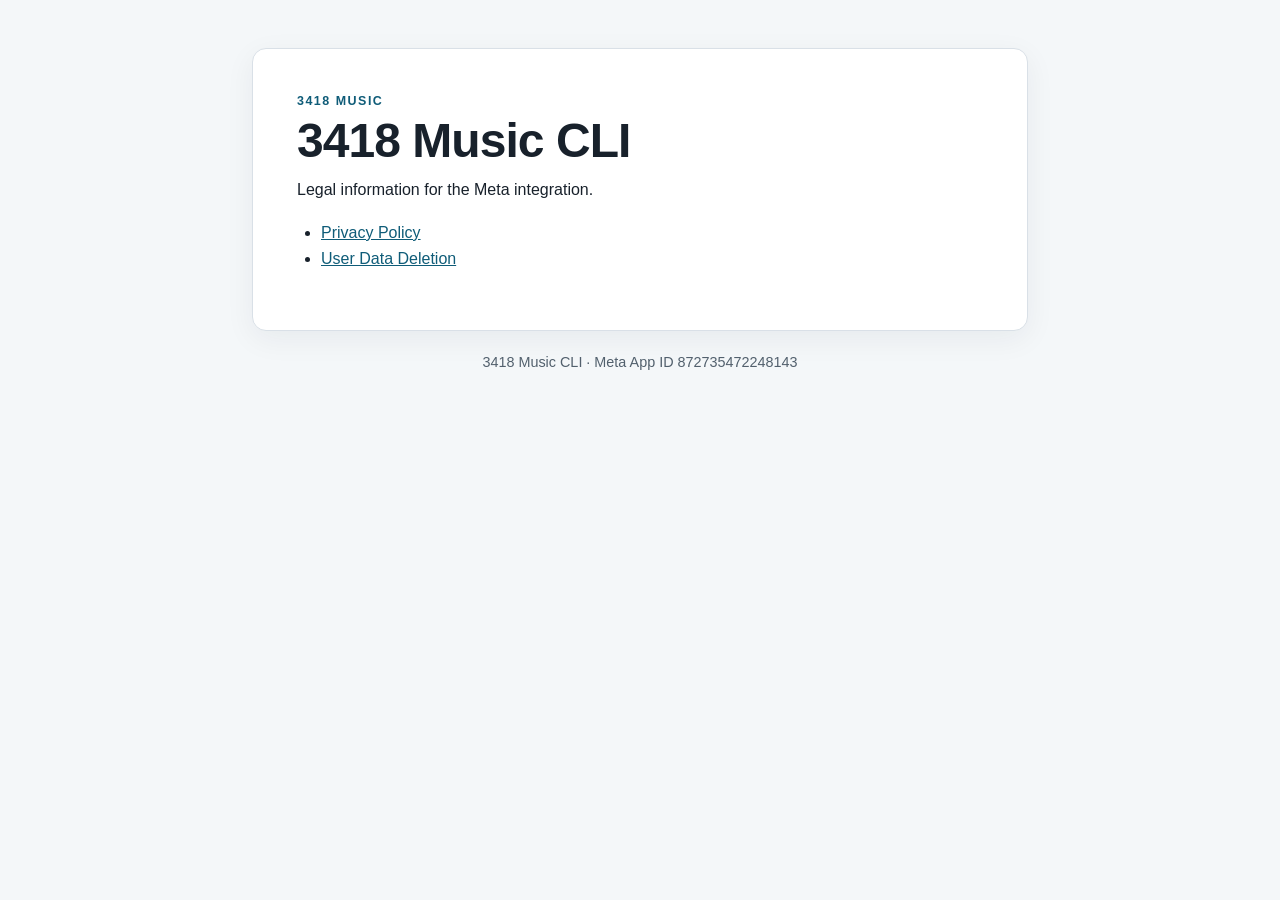
<file: index.html>
<!doctype html>
<html lang="en">
<head>
  <meta charset="utf-8">
  <meta name="viewport" content="width=device-width, initial-scale=1">
  <title>3418 Music CLI</title>
  <link rel="stylesheet" href="styles.css">
</head>
<body><div class="shell"><main>
  <div class="eyebrow">3418 Music</div>
  <h1>3418 Music CLI</h1>
  <p>Legal information for the Meta integration.</p>
  <ul><li><a href="privacy/">Privacy Policy</a></li><li><a href="data-deletion/">User Data Deletion</a></li></ul>
</main><footer>3418 Music CLI · Meta App ID 872735472248143</footer></div></body>
</html>
</file>
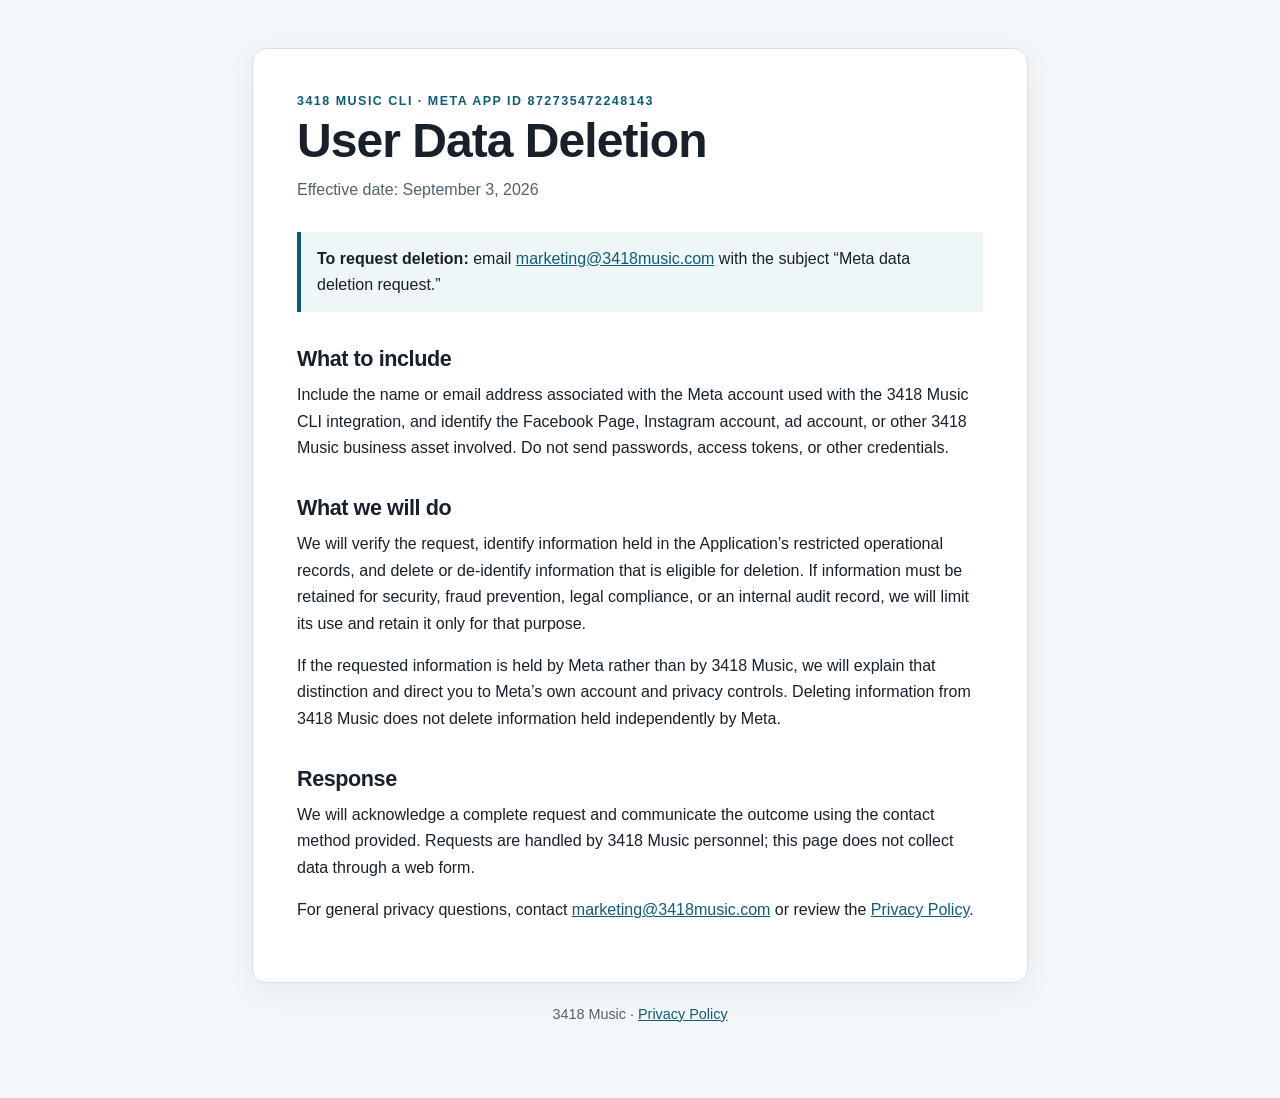
<file: data-deletion/index.html>
<!doctype html>
<html lang="en">
<head>
  <meta charset="utf-8">
  <meta name="viewport" content="width=device-width, initial-scale=1">
  <meta name="robots" content="index,follow">
  <title>User Data Deletion · 3418 Music CLI</title>
  <link rel="stylesheet" href="../styles.css">
</head>
<body><div class="shell"><main>
  <div class="eyebrow">3418 Music CLI · Meta App ID 872735472248143</div>
  <h1>User Data Deletion</h1>
  <p class="updated">Effective date: September 3, 2026</p>

  <div class="notice"><strong>To request deletion:</strong> email <a href="mailto:marketing@3418music.com?subject=Meta%20data%20deletion%20request">marketing@3418music.com</a> with the subject “Meta data deletion request.”</div>

  <h2>What to include</h2>
  <p>Include the name or email address associated with the Meta account used with the 3418 Music CLI integration, and identify the Facebook Page, Instagram account, ad account, or other 3418 Music business asset involved. Do not send passwords, access tokens, or other credentials.</p>

  <h2>What we will do</h2>
  <p>We will verify the request, identify information held in the Application’s restricted operational records, and delete or de-identify information that is eligible for deletion. If information must be retained for security, fraud prevention, legal compliance, or an internal audit record, we will limit its use and retain it only for that purpose.</p>
  <p>If the requested information is held by Meta rather than by 3418 Music, we will explain that distinction and direct you to Meta’s own account and privacy controls. Deleting information from 3418 Music does not delete information held independently by Meta.</p>

  <h2>Response</h2>
  <p>We will acknowledge a complete request and communicate the outcome using the contact method provided. Requests are handled by 3418 Music personnel; this page does not collect data through a web form.</p>

  <p>For general privacy questions, contact <a href="mailto:marketing@3418music.com">marketing@3418music.com</a> or review the <a href="../privacy/">Privacy Policy</a>.</p>
</main><footer>3418 Music · <a href="../privacy/">Privacy Policy</a></footer></div></body>
</html>
</file>
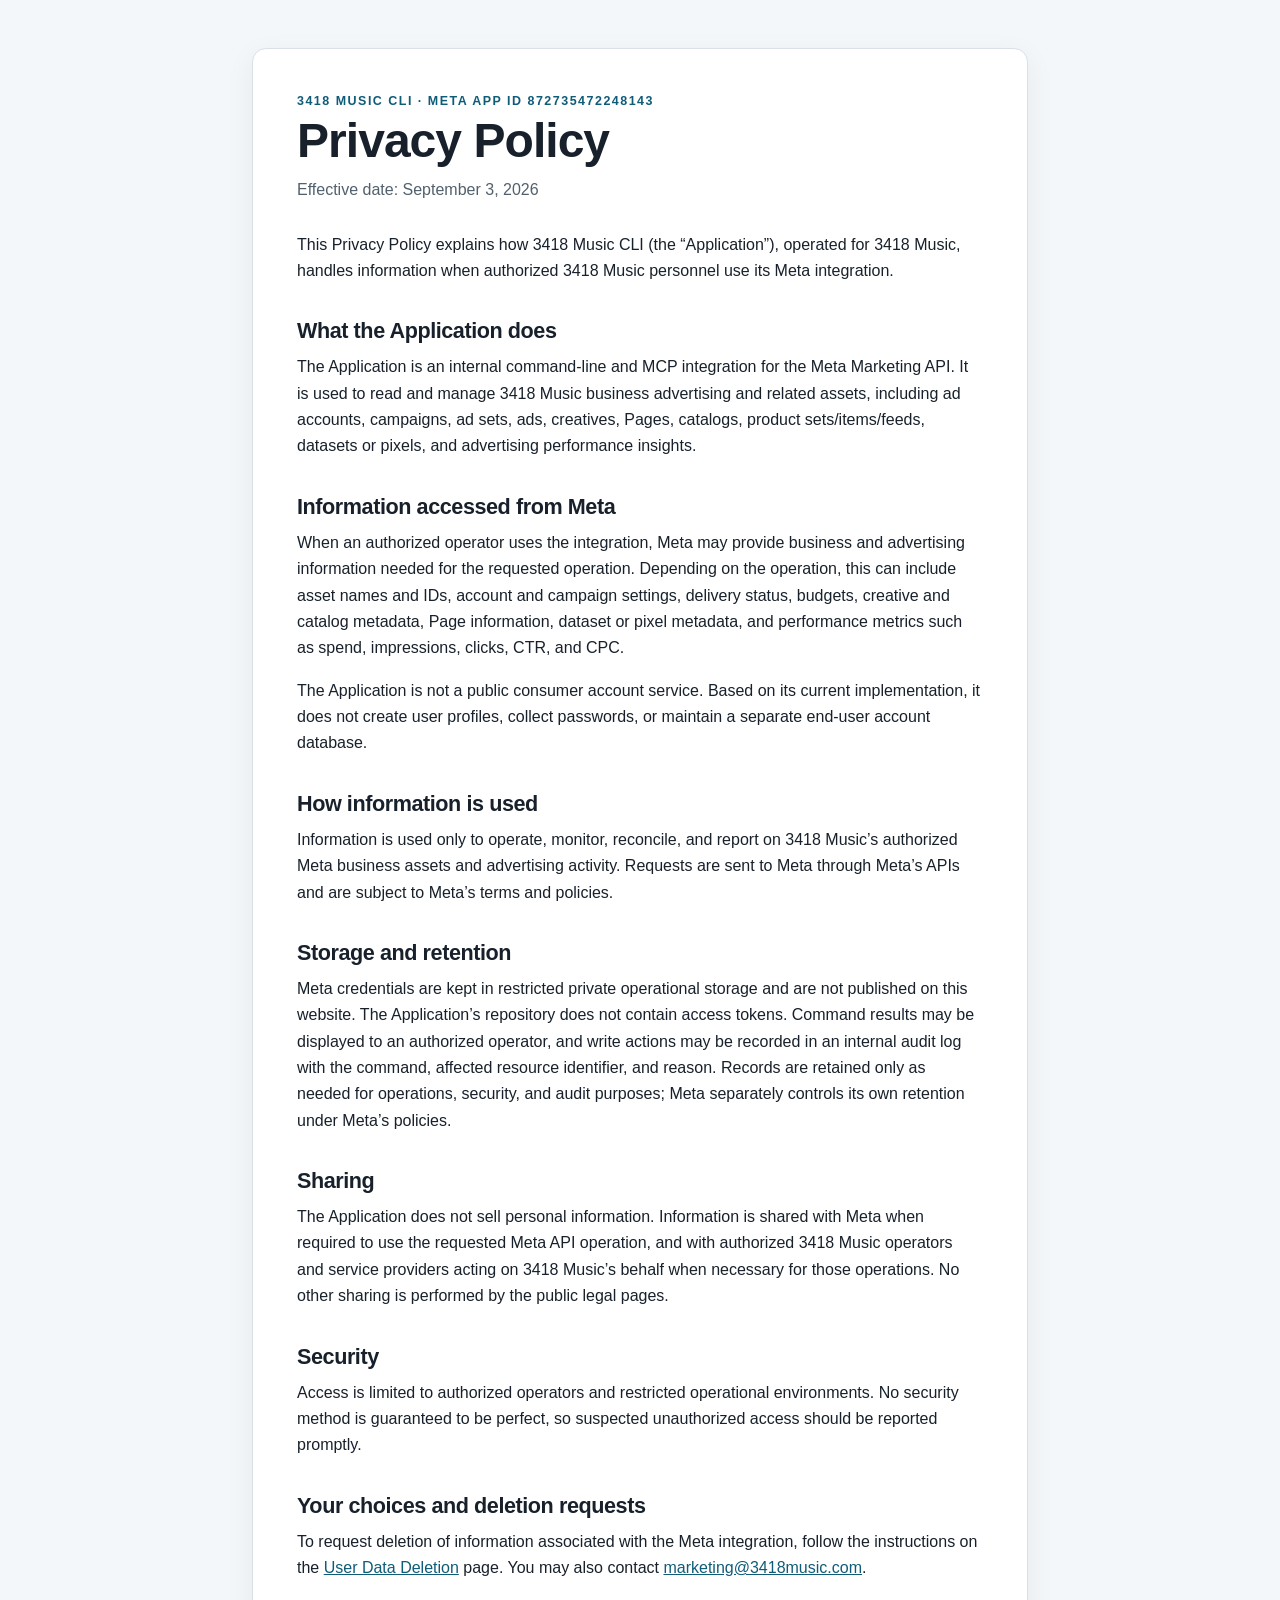
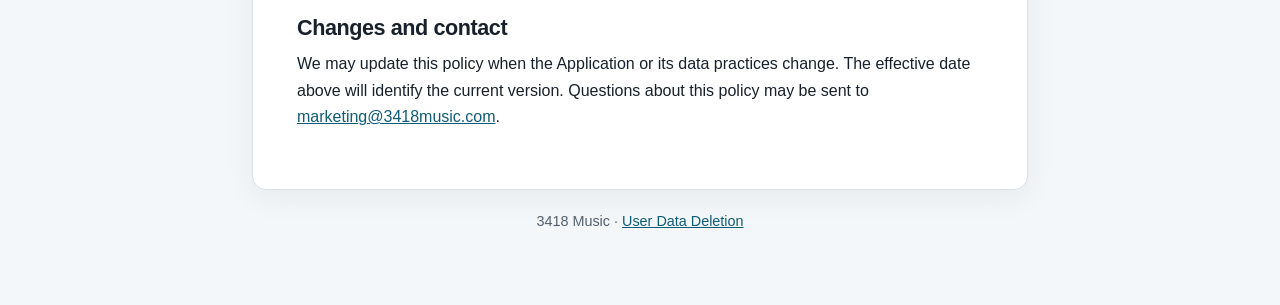
<file: privacy/index.html>
<!doctype html>
<html lang="en">
<head>
  <meta charset="utf-8">
  <meta name="viewport" content="width=device-width, initial-scale=1">
  <meta name="robots" content="index,follow">
  <title>Privacy Policy · 3418 Music CLI</title>
  <link rel="stylesheet" href="../styles.css">
</head>
<body><div class="shell"><main>
  <div class="eyebrow">3418 Music CLI · Meta App ID 872735472248143</div>
  <h1>Privacy Policy</h1>
  <p class="updated">Effective date: September 3, 2026</p>

  <p>This Privacy Policy explains how 3418 Music CLI (the “Application”), operated for 3418 Music, handles information when authorized 3418 Music personnel use its Meta integration.</p>

  <h2>What the Application does</h2>
  <p>The Application is an internal command-line and MCP integration for the Meta Marketing API. It is used to read and manage 3418 Music business advertising and related assets, including ad accounts, campaigns, ad sets, ads, creatives, Pages, catalogs, product sets/items/feeds, datasets or pixels, and advertising performance insights.</p>

  <h2>Information accessed from Meta</h2>
  <p>When an authorized operator uses the integration, Meta may provide business and advertising information needed for the requested operation. Depending on the operation, this can include asset names and IDs, account and campaign settings, delivery status, budgets, creative and catalog metadata, Page information, dataset or pixel metadata, and performance metrics such as spend, impressions, clicks, CTR, and CPC.</p>
  <p>The Application is not a public consumer account service. Based on its current implementation, it does not create user profiles, collect passwords, or maintain a separate end-user account database.</p>

  <h2>How information is used</h2>
  <p>Information is used only to operate, monitor, reconcile, and report on 3418 Music’s authorized Meta business assets and advertising activity. Requests are sent to Meta through Meta’s APIs and are subject to Meta’s terms and policies.</p>

  <h2>Storage and retention</h2>
  <p>Meta credentials are kept in restricted private operational storage and are not published on this website. The Application’s repository does not contain access tokens. Command results may be displayed to an authorized operator, and write actions may be recorded in an internal audit log with the command, affected resource identifier, and reason. Records are retained only as needed for operations, security, and audit purposes; Meta separately controls its own retention under Meta’s policies.</p>

  <h2>Sharing</h2>
  <p>The Application does not sell personal information. Information is shared with Meta when required to use the requested Meta API operation, and with authorized 3418 Music operators and service providers acting on 3418 Music’s behalf when necessary for those operations. No other sharing is performed by the public legal pages.</p>

  <h2>Security</h2>
  <p>Access is limited to authorized operators and restricted operational environments. No security method is guaranteed to be perfect, so suspected unauthorized access should be reported promptly.</p>

  <h2>Your choices and deletion requests</h2>
  <p>To request deletion of information associated with the Meta integration, follow the instructions on the <a href="../data-deletion/">User Data Deletion</a> page. You may also contact <a href="mailto:marketing@3418music.com">marketing@3418music.com</a>.</p>

  <h2>Changes and contact</h2>
  <p>We may update this policy when the Application or its data practices change. The effective date above will identify the current version. Questions about this policy may be sent to <a href="mailto:marketing@3418music.com">marketing@3418music.com</a>.</p>
</main><footer>3418 Music · <a href="../data-deletion/">User Data Deletion</a></footer></div></body>
</html>
</file>
<file: styles.css>
:root {
  color-scheme: light;
  --ink: #18212b;
  --muted: #52606d;
  --line: #d9e0e7;
  --paper: #ffffff;
  --wash: #f4f7f9;
  --accent: #0f5c78;
}

* { box-sizing: border-box; }
body {
  margin: 0;
  background: var(--wash);
  color: var(--ink);
  font: 16px/1.65 -apple-system, BlinkMacSystemFont, "Segoe UI", sans-serif;
}
.shell { max-width: 820px; margin: 0 auto; padding: 48px 22px 72px; }
main { background: var(--paper); border: 1px solid var(--line); border-radius: 14px; padding: 42px 44px; box-shadow: 0 8px 30px rgba(24,33,43,.06); }
h1, h2 { line-height: 1.2; letter-spacing: -.02em; }
h1 { margin: 0 0 8px; font-size: clamp(2rem, 5vw, 3rem); }
h2 { margin: 34px 0 10px; font-size: 1.35rem; }
p, ul { margin: 0 0 16px; }
ul { padding-left: 24px; }
.eyebrow { color: var(--accent); font-size: .78rem; font-weight: 700; letter-spacing: .12em; text-transform: uppercase; }
.updated { color: var(--muted); margin-bottom: 28px; }
a { color: var(--accent); }
.notice { background: #eef6f8; border-left: 4px solid var(--accent); padding: 14px 16px; margin: 24px 0; }
footer { color: var(--muted); font-size: .9rem; margin-top: 20px; text-align: center; }
@media (max-width: 600px) { main { padding: 30px 24px; } .shell { padding-top: 24px; } }
</file>
